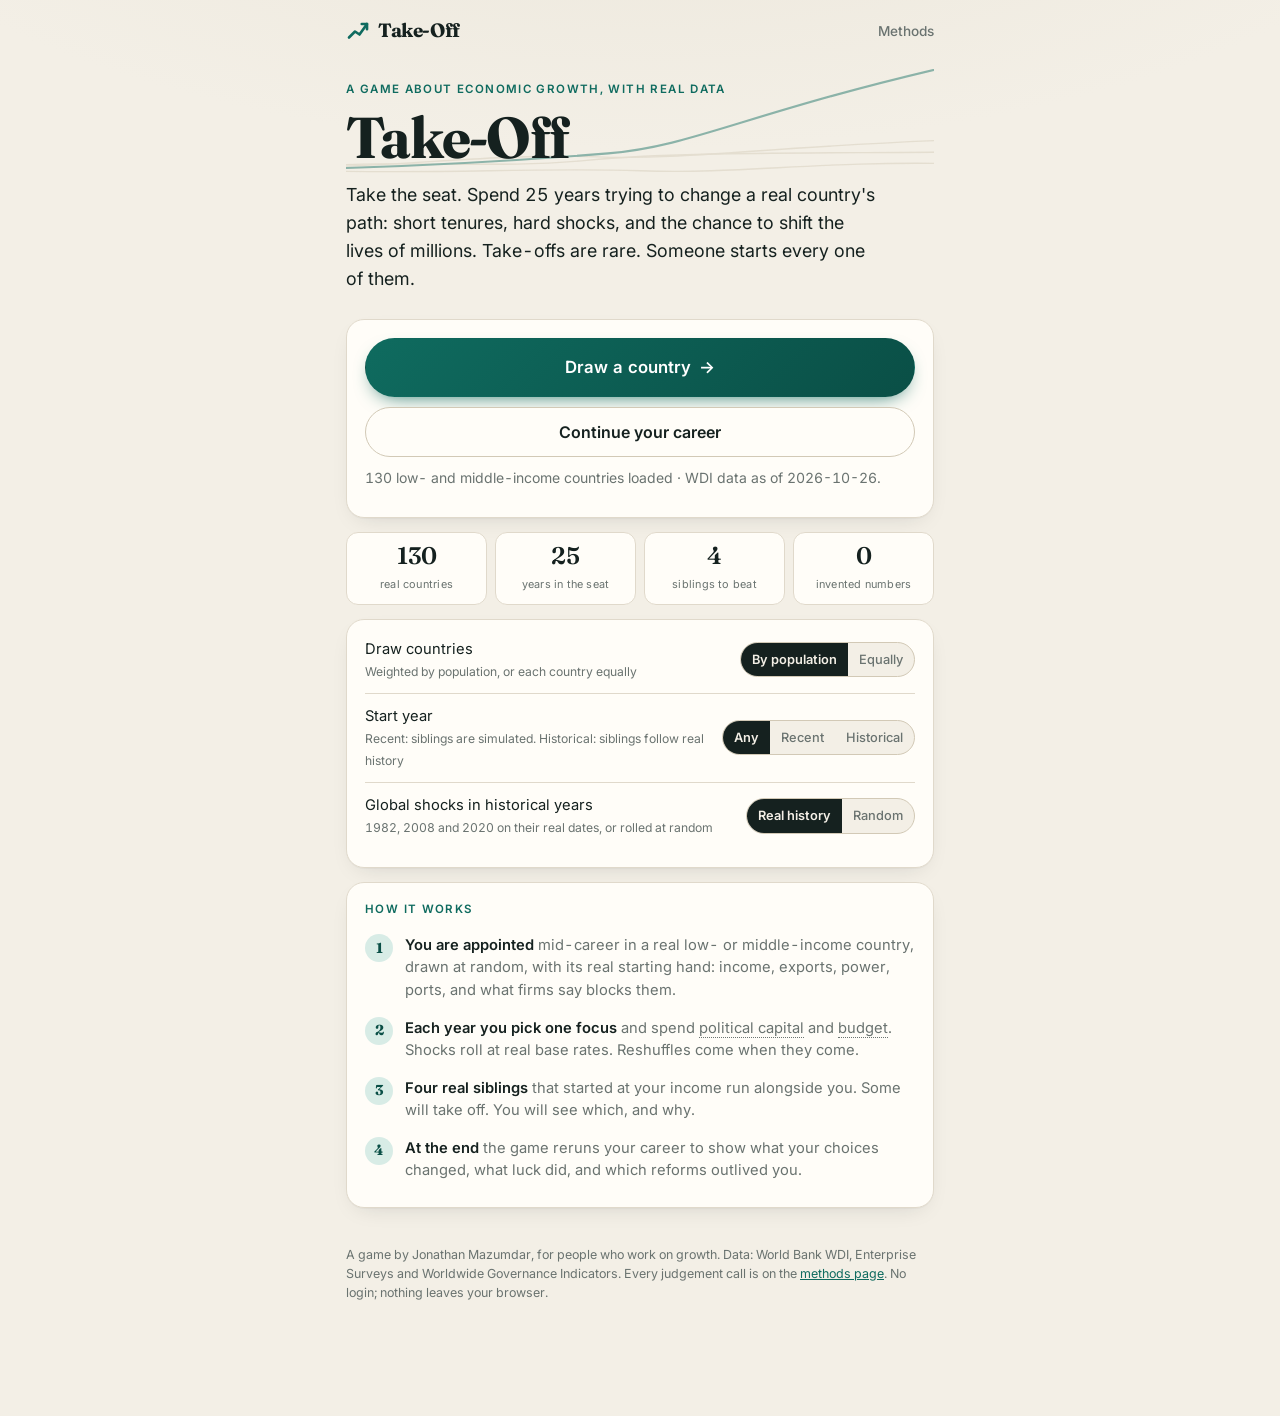
<file: index.html>
<!doctype html>
<html lang="en">
<head>
<meta charset="utf-8">
<meta name="viewport" content="width=device-width, initial-scale=1, viewport-fit=cover">
<title>Take-Off</title>
<meta name="description" content="Take the seat. Spend 25 years trying to change a real country's path, with real data. Take-offs are rare. Someone starts every one of them.">
<link rel="preconnect" href="https://fonts.googleapis.com"><link rel="preconnect" href="https://fonts.gstatic.com" crossorigin><link href="https://fonts.googleapis.com/css2?family=Fraunces:opsz,wght@9..144,400;9..144,600;9..144,700&family=Inter:wght@400;500;600;700&display=swap" rel="stylesheet">
<link rel="stylesheet" href="styles.css">
<link rel="icon" href="data:image/svg+xml,<svg xmlns='http://www.w3.org/2000/svg' viewBox='0 0 32 32'><path d='M4 26 L14 16 L20 20 L28 6' stroke='%230f766e' stroke-width='4' fill='none' stroke-linecap='round'/></svg>">
</head>
<body>
<div class="wrap">
  <header class="top">
    <a class="brand" href="#" id="brand"><svg class="mark" viewBox="0 0 32 32" aria-hidden="true"><path d="M4 26 L12 18 L18 22 L28 8" fill="none" stroke="currentColor" stroke-width="3.5" stroke-linecap="round" stroke-linejoin="round"/><path d="M21 8 H28 V15" fill="none" stroke="currentColor" stroke-width="3.5" stroke-linecap="round" stroke-linejoin="round"/></svg>Take-Off</a>
    <nav><a href="methods.html">Methods</a><button id="nav-restart" hidden>Restart</button></nav>
  </header>

  <section id="home" class="screen active">
    <div class="hero">
      <svg class="hero-art" viewBox="0 0 600 220" preserveAspectRatio="none" aria-hidden="true">
        <path class="sib" d="M0 170 C100 165 180 150 260 155 S420 140 600 130"/>
        <path class="sib" d="M0 175 C120 180 200 170 300 175 S460 160 600 165"/>
        <path class="sib" d="M0 168 C90 160 170 172 250 160 S430 150 600 148"/>
        <path class="you" d="M0 172 C110 168 190 160 270 150 S400 90 600 20"/>
      </svg>
      <p class="eyebrow">A game about economic growth, with real data</p>
      <h1>Take-Off</h1>
      <p class="lede">Take the seat. Spend 25 years trying to change a real country's path: short tenures, hard shocks, and the chance to shift the lives of millions. Take-offs are rare. Someone starts every one of them.</p>
    </div>
    <div class="card cta stack">
      <button class="btn primary block lg" id="btn-draw">Draw a country <span class="arrow">→</span></button>
      <button class="btn block" id="btn-continue" hidden>Continue your career</button>
      <p class="small muted" id="loading">Loading country data…</p>
    </div>
    <div class="facts">
      <div class="fact"><b>130</b><span>real countries</span></div>
      <div class="fact"><b>25</b><span>years in the seat</span></div>
      <div class="fact"><b>4</b><span>siblings to beat</span></div>
      <div class="fact"><b>0</b><span>invented numbers</span></div>
    </div>
    <div class="card settings">
      <label><span>Draw countries<br><span class="tiny muted">Weighted by population, or each country equally</span></span><span class="seg" data-setting="weighting"><button data-v="pop" class="on">By population</button><button data-v="equal">Equally</button></span></label>
      <label><span>Start year<br><span class="tiny muted">Recent: siblings are simulated. Historical: siblings follow real history</span></span><span class="seg" data-setting="era"><button data-v="any" class="on">Any</button><button data-v="recent">Recent</button><button data-v="historical">Historical</button></span></label>
      <label><span>Global shocks in historical years<br><span class="tiny muted">1982, 2008 and 2020 on their real dates, or rolled at random</span></span><span class="seg" data-setting="globalShocks"><button data-v="real" class="on">Real history</button><button data-v="random">Random</button></span></label>
    </div>
    <div class="card">
      <p class="eyebrow">How it works</p>
      <ol class="steps">
        <li><b>You are appointed</b> mid-career in a real low- or middle-income country, drawn at random, with its real starting hand: income, exports, power, ports, and what firms say blocks them.</li>
        <li><b>Each year you pick one focus</b> and spend <span class="term" data-term="political capital">political capital</span> and <span class="term" data-term="budget">budget</span>. Shocks roll at real base rates. Reshuffles come when they come.</li>
        <li><b>Four real siblings</b> that started at your income run alongside you. Some will take off. You will see which, and why.</li>
        <li><b>At the end</b> the game reruns your career to show what your choices changed, what luck did, and which reforms outlived you.</li>
      </ol>
    </div>
    <footer>A game by Jonathan Mazumdar, for people who work on growth. Data: World Bank WDI, Enterprise Surveys and Worldwide Governance Indicators. Every judgement call is on the <a href="methods.html">methods page</a>. No login; nothing leaves your browser.</footer>
  </section>

  <section id="draw" class="screen"></section>
  <section id="play" class="screen"></section>
  <section id="end" class="screen"></section>
</div>

<div class="modal" id="modal"><div class="box"><div class="handle"></div><div id="modal-box"></div></div></div>
<div id="tip"></div>
<div class="toast" id="toast"></div>
<script type="module" src="src/app.js"></script>
</body>
</html>
</file>
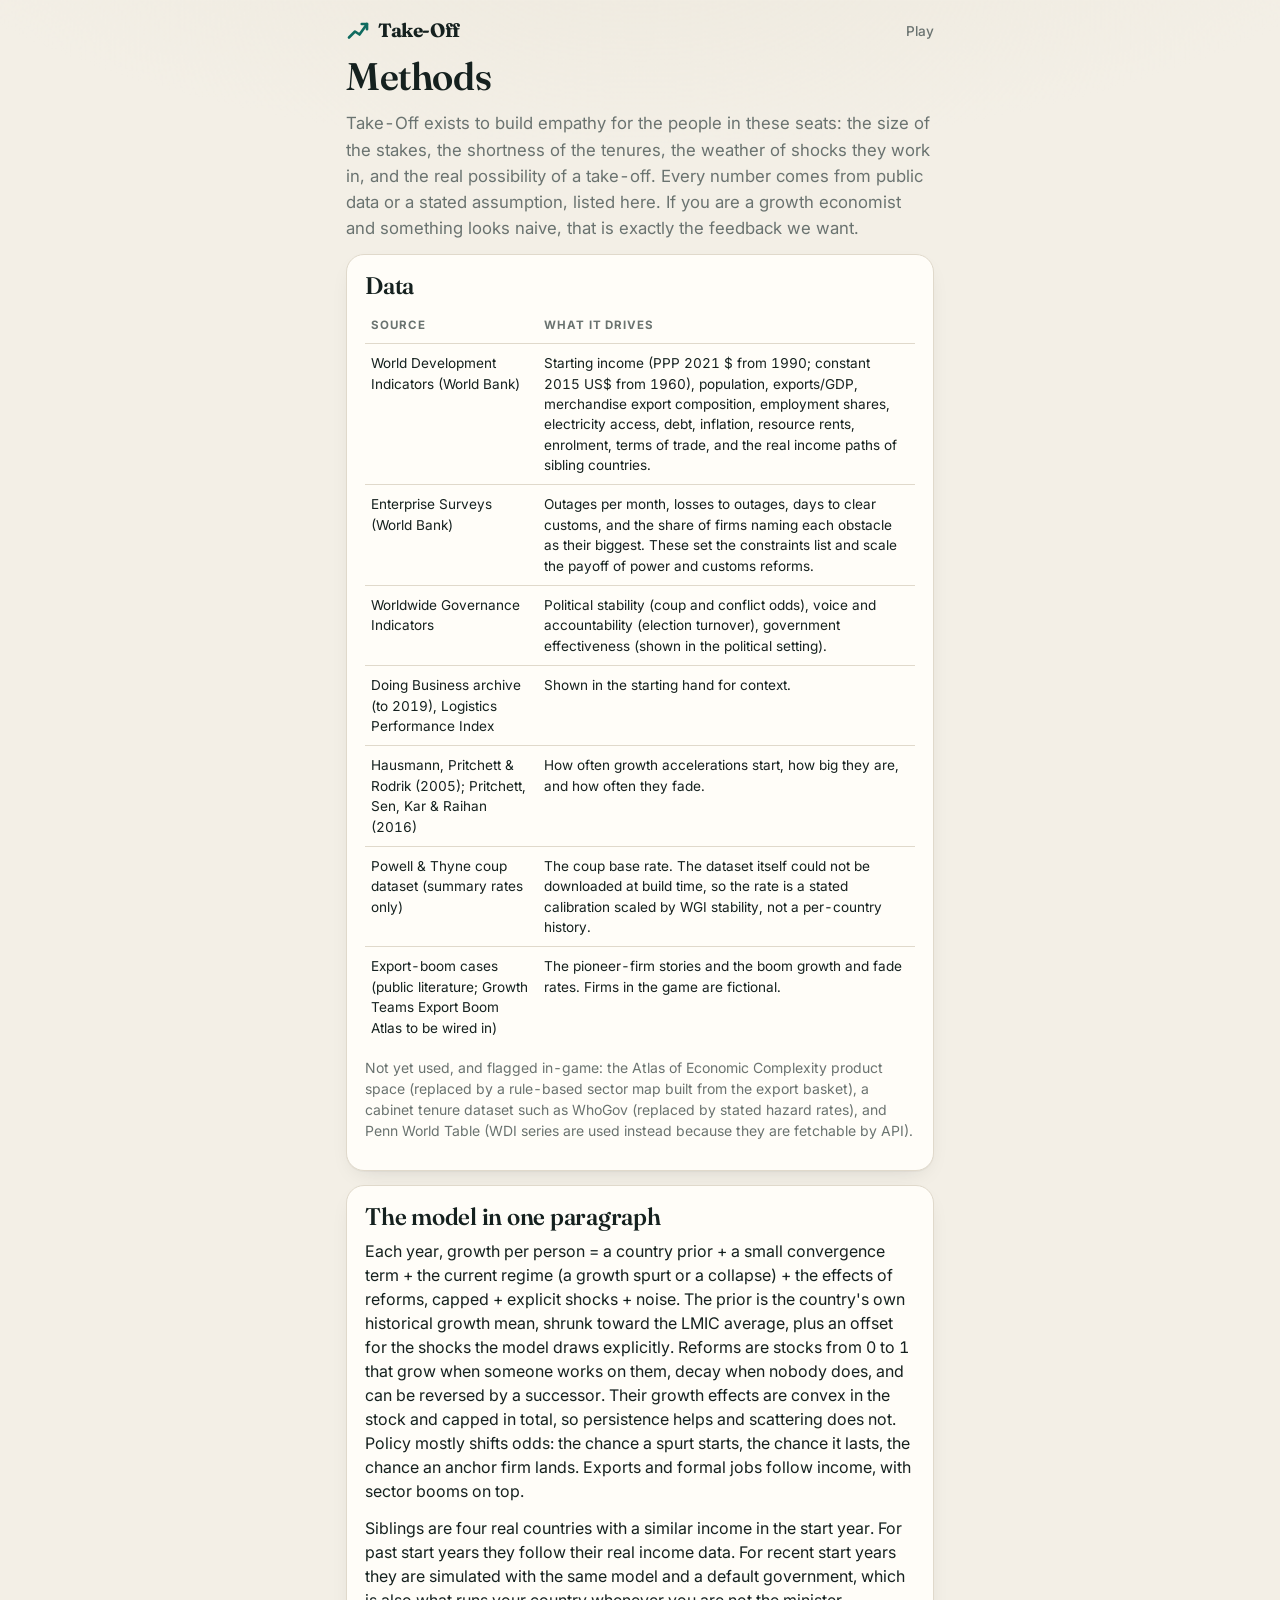
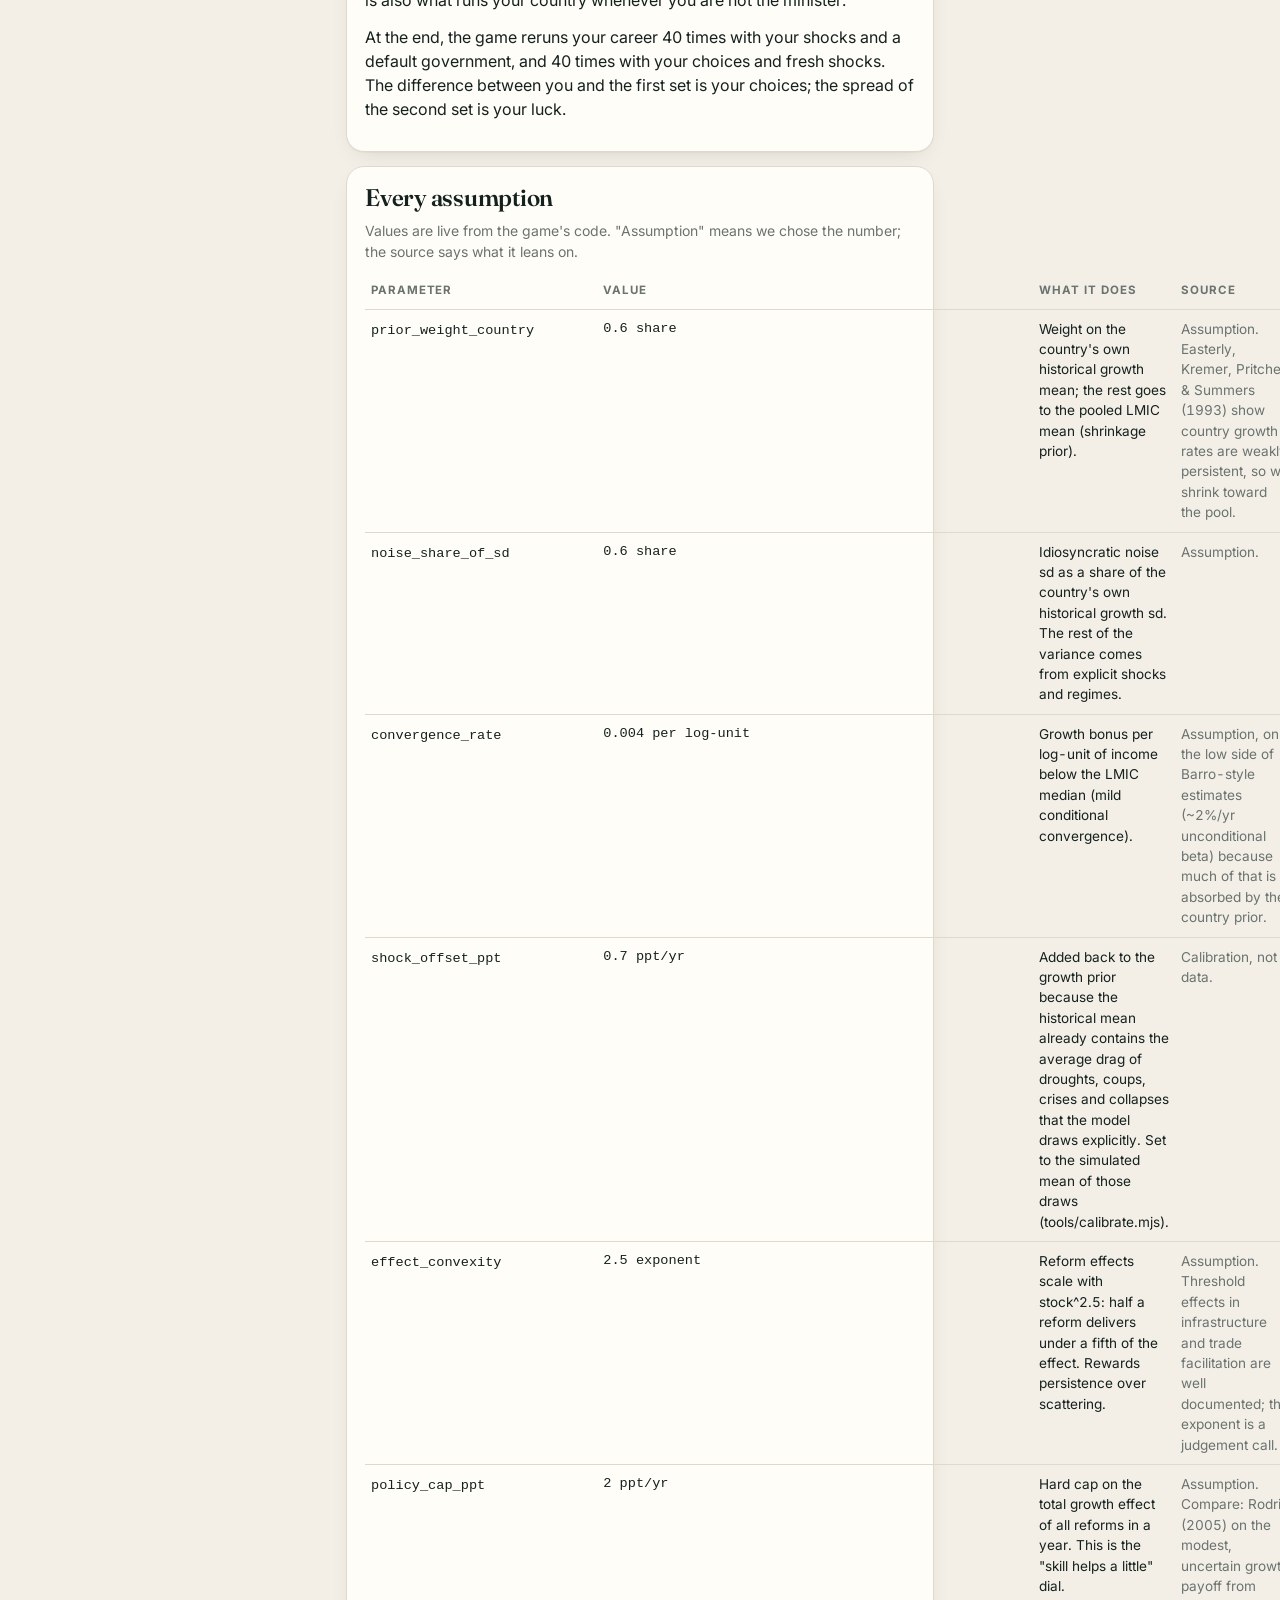
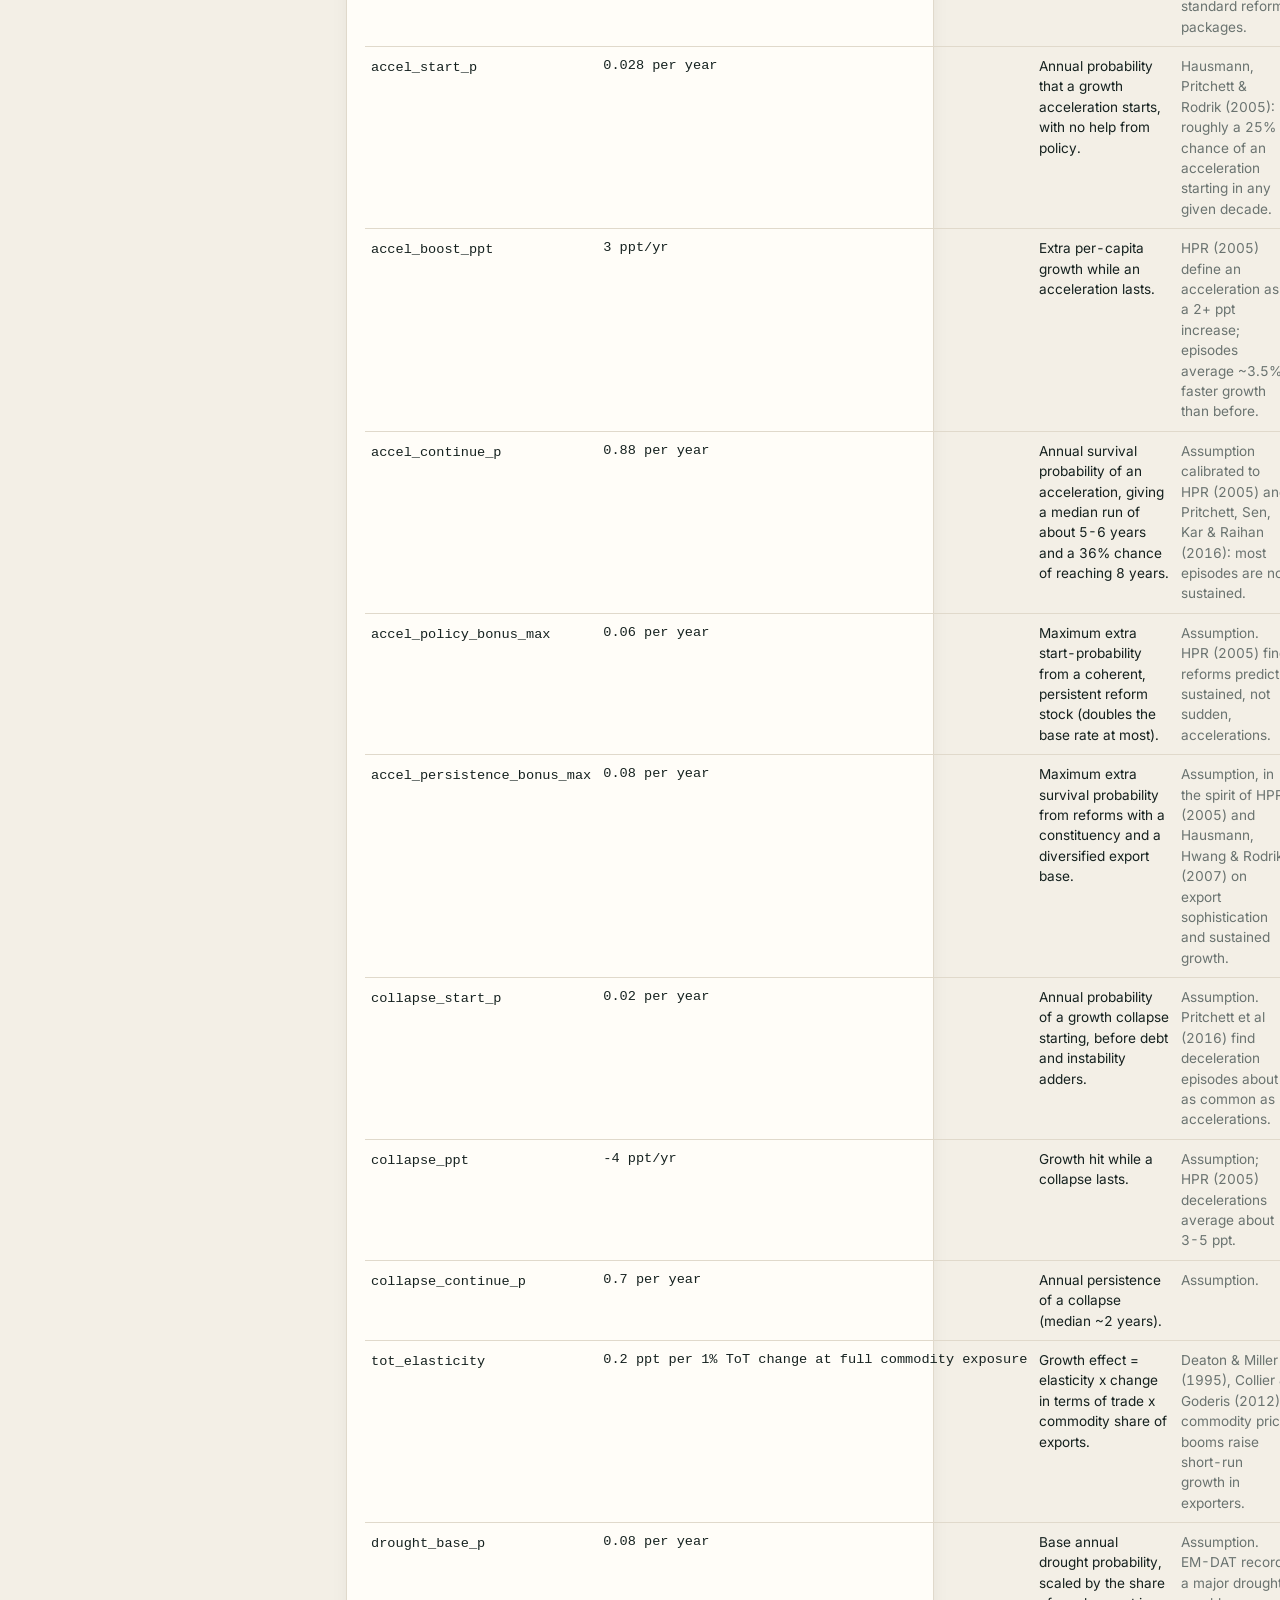
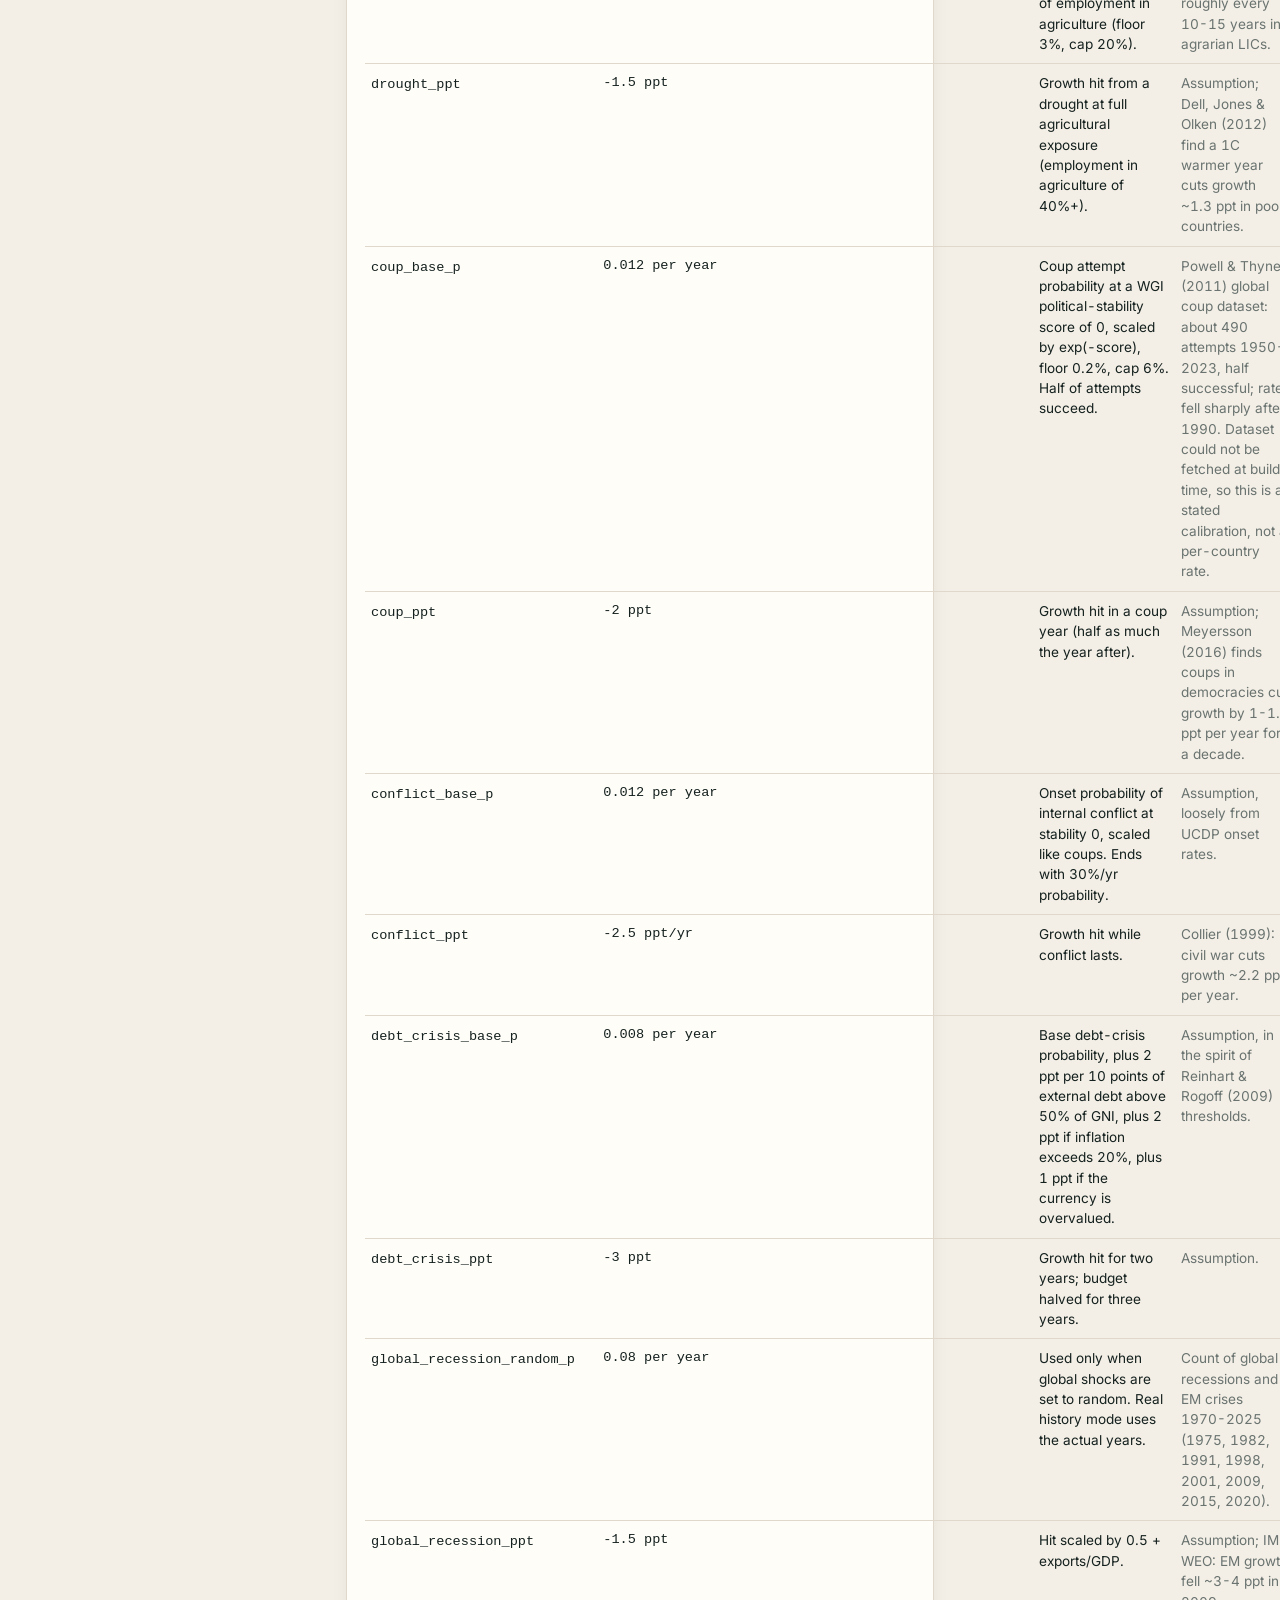
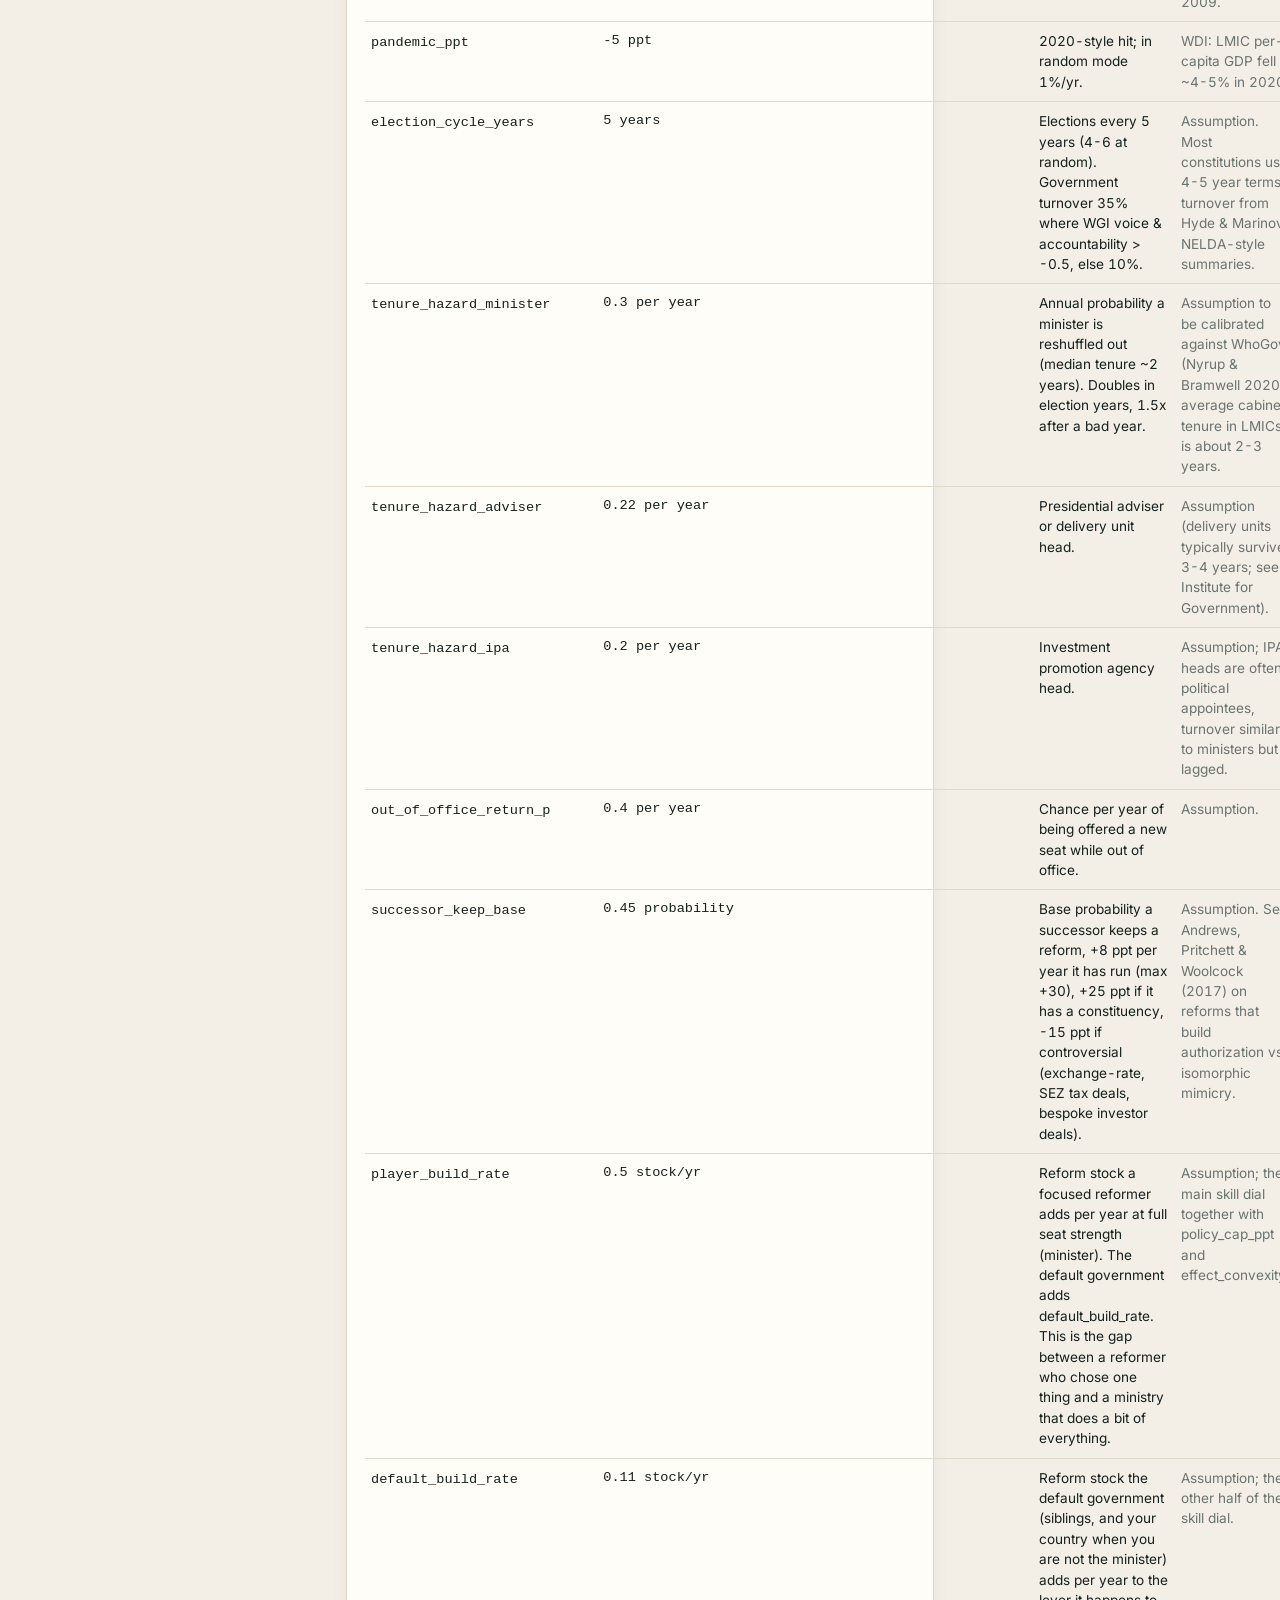
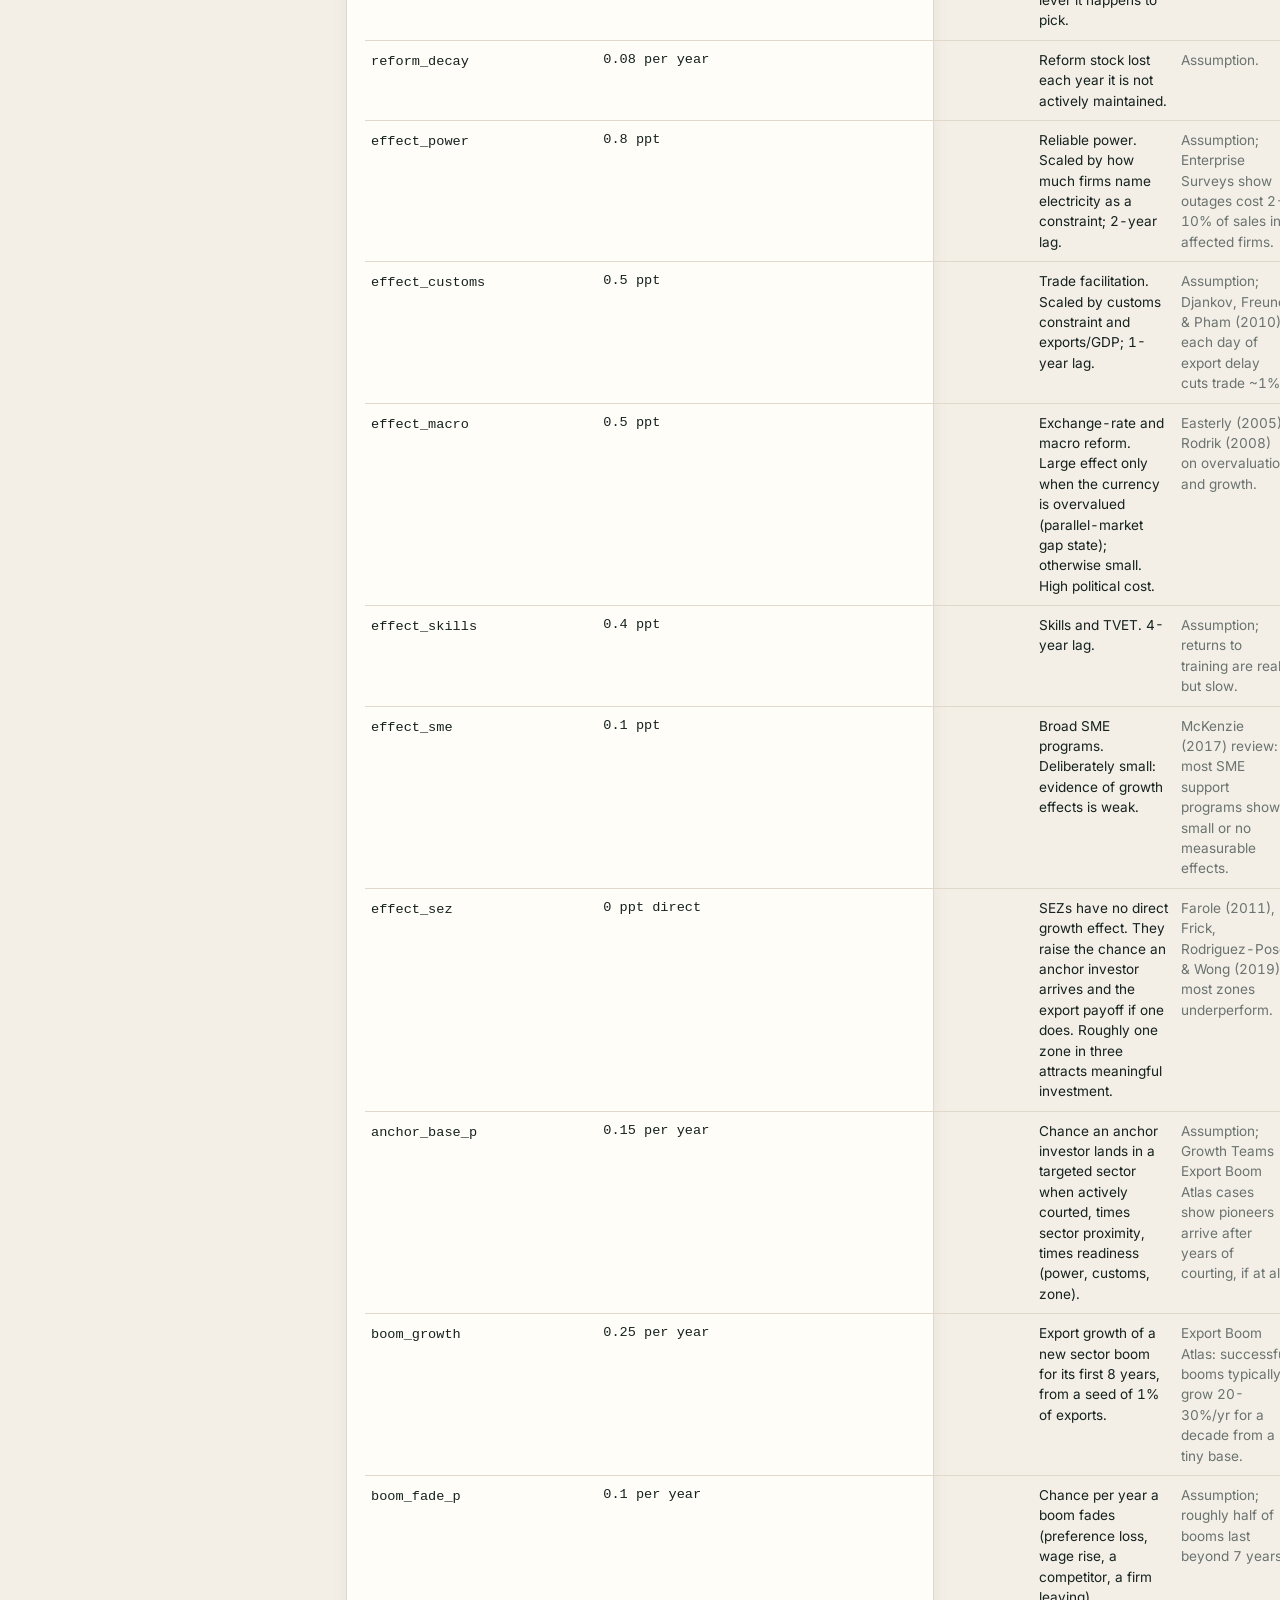
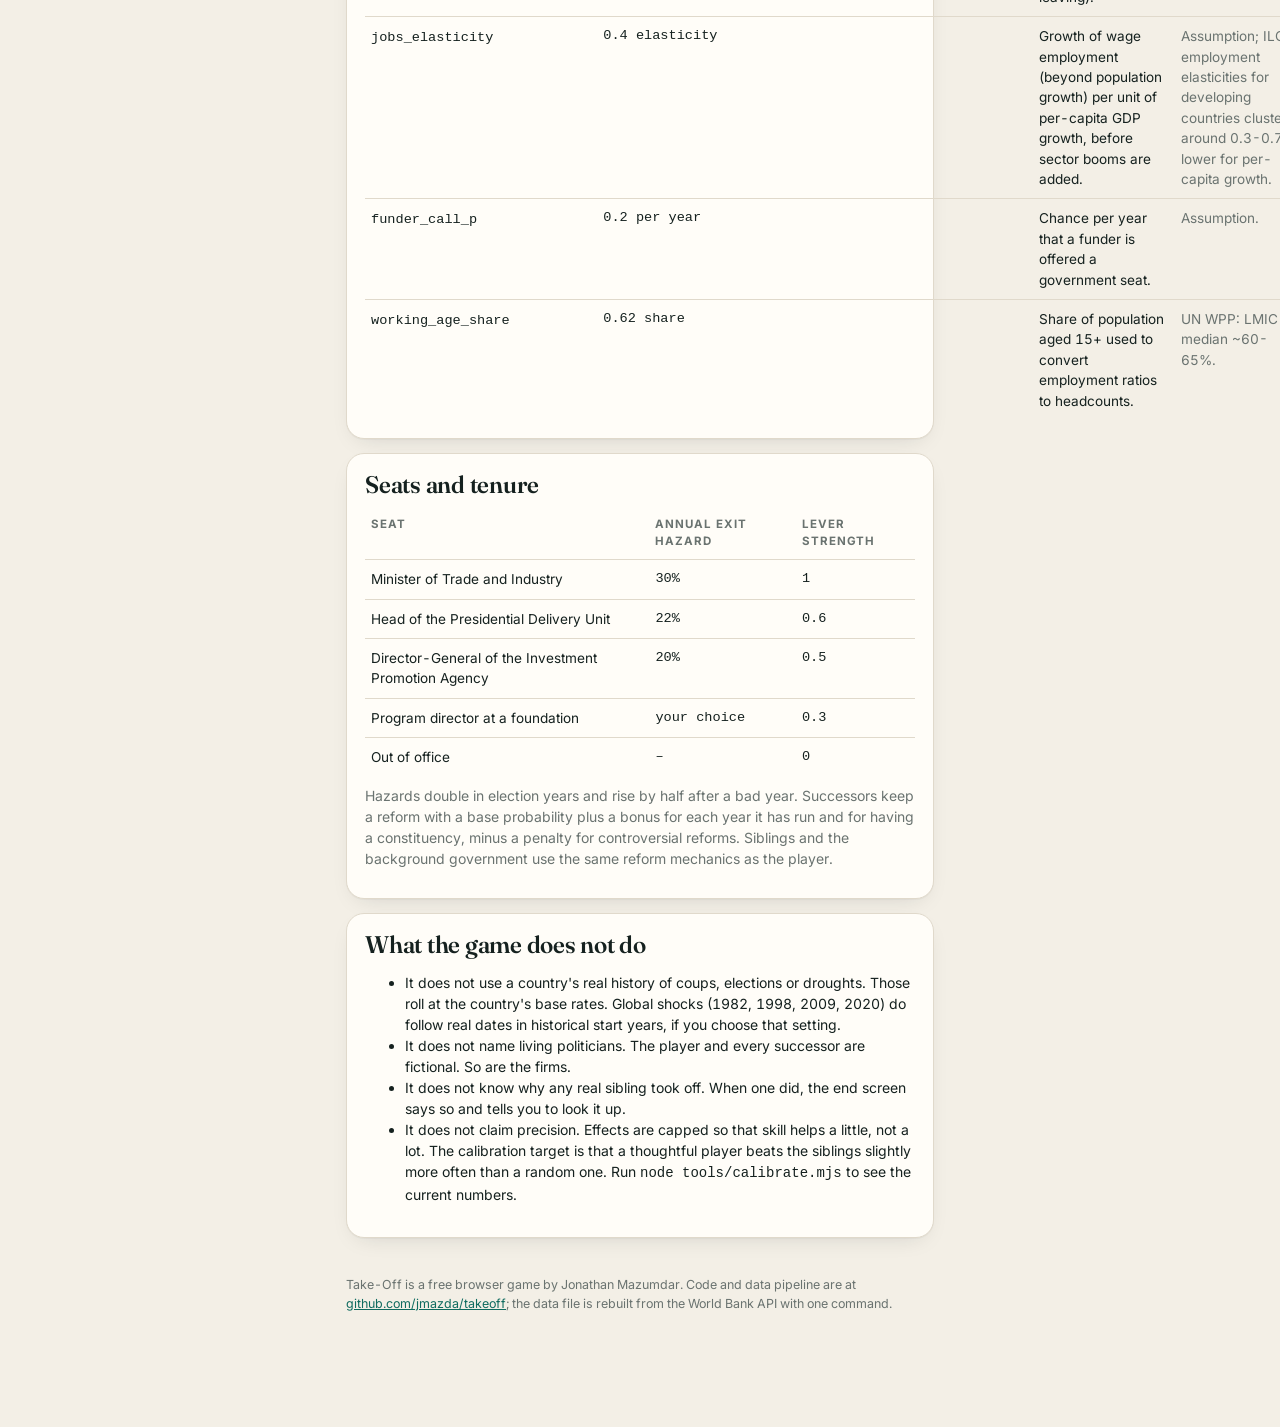
<file: methods.html>
<!doctype html>
<html lang="en">
<head>
<meta charset="utf-8"><meta name="viewport" content="width=device-width, initial-scale=1">
<title>Take-Off · Methods</title>
<link rel="preconnect" href="https://fonts.googleapis.com"><link rel="preconnect" href="https://fonts.gstatic.com" crossorigin><link href="https://fonts.googleapis.com/css2?family=Fraunces:opsz,wght@9..144,400;9..144,600;9..144,700&family=Inter:wght@400;500;600;700&display=swap" rel="stylesheet">
<link rel="stylesheet" href="styles.css">
</head>
<body>
<div class="wrap methods">
  <header class="top"><a class="brand" href="index.html"><svg class="mark" viewBox="0 0 32 32" aria-hidden="true"><path d="M4 26 L12 18 L18 22 L28 8" fill="none" stroke="currentColor" stroke-width="3.5" stroke-linecap="round" stroke-linejoin="round"/><path d="M21 8 H28 V15" fill="none" stroke="currentColor" stroke-width="3.5" stroke-linecap="round" stroke-linejoin="round"/></svg>Take-Off</a><nav><a href="index.html">Play</a></nav></header>
  <h1>Methods</h1>
  <p class="lede muted">Take-Off exists to build empathy for the people in these seats: the size of the stakes, the shortness of the tenures, the weather of shocks they work in, and the real possibility of a take-off. Every number comes from public data or a stated assumption, listed here. If you are a growth economist and something looks naive, that is exactly the feedback we want.</p>

  <div class="card">
    <h2>Data</h2>
    <table class="assump">
      <tr><th>Source</th><th>What it drives</th></tr>
      <tr><td>World Development Indicators (World Bank)</td><td>Starting income (PPP 2021 $ from 1990; constant 2015 US$ from 1960), population, exports/GDP, merchandise export composition, employment shares, electricity access, debt, inflation, resource rents, enrolment, terms of trade, and the real income paths of sibling countries.</td></tr>
      <tr><td>Enterprise Surveys (World Bank)</td><td>Outages per month, losses to outages, days to clear customs, and the share of firms naming each obstacle as their biggest. These set the constraints list and scale the payoff of power and customs reforms.</td></tr>
      <tr><td>Worldwide Governance Indicators</td><td>Political stability (coup and conflict odds), voice and accountability (election turnover), government effectiveness (shown in the political setting).</td></tr>
      <tr><td>Doing Business archive (to 2019), Logistics Performance Index</td><td>Shown in the starting hand for context.</td></tr>
      <tr><td>Hausmann, Pritchett &amp; Rodrik (2005); Pritchett, Sen, Kar &amp; Raihan (2016)</td><td>How often growth accelerations start, how big they are, and how often they fade.</td></tr>
      <tr><td>Powell &amp; Thyne coup dataset (summary rates only)</td><td>The coup base rate. The dataset itself could not be downloaded at build time, so the rate is a stated calibration scaled by WGI stability, not a per-country history.</td></tr>
      <tr><td>Export-boom cases (public literature; Growth Teams Export Boom Atlas to be wired in)</td><td>The pioneer-firm stories and the boom growth and fade rates. Firms in the game are fictional.</td></tr>
    </table>
    <p class="small muted" style="margin-top:10px">Not yet used, and flagged in-game: the Atlas of Economic Complexity product space (replaced by a rule-based sector map built from the export basket), a cabinet tenure dataset such as WhoGov (replaced by stated hazard rates), and Penn World Table (WDI series are used instead because they are fetchable by API).</p>
  </div>

  <div class="card">
    <h2>The model in one paragraph</h2>
    <p>Each year, growth per person = a country prior + a small convergence term + the current regime (a growth spurt or a collapse) + the effects of reforms, capped + explicit shocks + noise. The prior is the country's own historical growth mean, shrunk toward the LMIC average, plus an offset for the shocks the model draws explicitly. Reforms are stocks from 0 to 1 that grow when someone works on them, decay when nobody does, and can be reversed by a successor. Their growth effects are convex in the stock and capped in total, so persistence helps and scattering does not. Policy mostly shifts odds: the chance a spurt starts, the chance it lasts, the chance an anchor firm lands. Exports and formal jobs follow income, with sector booms on top.</p>
    <p>Siblings are four real countries with a similar income in the start year. For past start years they follow their real income data. For recent start years they are simulated with the same model and a default government, which is also what runs your country whenever you are not the minister.</p>
    <p>At the end, the game reruns your career 40 times with your shocks and a default government, and 40 times with your choices and fresh shocks. The difference between you and the first set is your choices; the spread of the second set is your luck.</p>
  </div>

  <div class="card">
    <h2>Every assumption</h2>
    <p class="small muted">Values are live from the game's code. "Assumption" means we chose the number; the source says what it leans on.</p>
    <table class="assump" id="assumptions"><tr><th>Parameter</th><th>Value</th><th>What it does</th><th>Source</th></tr></table>
  </div>

  <div class="card">
    <h2>Seats and tenure</h2>
    <table class="assump" id="seats"><tr><th>Seat</th><th>Annual exit hazard</th><th>Lever strength</th></tr></table>
    <p class="small muted" style="margin-top:8px">Hazards double in election years and rise by half after a bad year. Successors keep a reform with a base probability plus a bonus for each year it has run and for having a constituency, minus a penalty for controversial reforms. Siblings and the background government use the same reform mechanics as the player.</p>
  </div>

  <div class="card">
    <h2>What the game does not do</h2>
    <ul class="small">
      <li>It does not use a country's real history of coups, elections or droughts. Those roll at the country's base rates. Global shocks (1982, 1998, 2009, 2020) do follow real dates in historical start years, if you choose that setting.</li>
      <li>It does not name living politicians. The player and every successor are fictional. So are the firms.</li>
      <li>It does not know why any real sibling took off. When one did, the end screen says so and tells you to look it up.</li>
      <li>It does not claim precision. Effects are capped so that skill helps a little, not a lot. The calibration target is that a thoughtful player beats the siblings slightly more often than a random one. Run <code>node tools/calibrate.mjs</code> to see the current numbers.</li>
    </ul>
  </div>
  <footer>Take-Off is a free browser game by Jonathan Mazumdar. Code and data pipeline are at <a href="https://github.com/jmazda/takeoff">github.com/jmazda/takeoff</a>; the data file is rebuilt from the World Bank API with one command.</footer>
</div>
<script type="module">
  import { A } from './src/assumptions.js';
  import { SEATS } from './src/model.js';
  const t = document.getElementById('assumptions');
  for (const [k, v] of Object.entries(A)) {
    const tr = document.createElement('tr');
    tr.innerHTML = `<td><code>${k}</code></td><td class="v">${v.value} ${v.unit || ''}</td><td>${v.note}</td><td class="muted">${v.source}</td>`;
    t.appendChild(tr);
  }
  const s = document.getElementById('seats');
  for (const [k, v] of Object.entries(SEATS)) { const tr = document.createElement('tr'); tr.innerHTML = `<td>${v.long}</td><td class="v">${v.hazard ? Math.round(v.hazard * 100) + '%' : k === 'funder' ? 'your choice' : '–'}</td><td class="v">${v.mult}</td>`; s.appendChild(tr); }
</script>
</body>
</html>
</file>
<file: styles.css>
:root {
  --bg: #f3efe6; --bg2: #ebe6da; --card: #fffdf8; --ink: #15211f; --muted: #6a7370; --line: #e0d9cb; --line2: #d2c9b6;
  --accent: #0f6b5f; --accent2: #0a4f46; --accent-soft: #d8ece6; --accent-ink: #0a4f46;
  --warm: #c2651a; --warm-soft: #f7e3cf; --bad: #b8402f; --bad-soft: #f6dcd6; --gold: #d8a63a;
  --sib: #a9b0ab; --you: #0f6b5f; --real: #c2651a;
  --radius: 18px; --radius-s: 12px;
  --shadow: 0 1px 1px rgba(21,33,31,.03), 0 8px 24px -12px rgba(21,33,31,.18);
  --serif: "Fraunces", "Iowan Old Style", Georgia, serif;
  --font: "Inter", -apple-system, BlinkMacSystemFont, "Segoe UI", Roboto, Helvetica, Arial, sans-serif;
  --mono: ui-monospace, SFMono-Regular, Menlo, monospace;
}
@media (prefers-color-scheme: dark) {
  :root:not([data-theme="light"]) {
    --bg: #111817; --bg2: #0c1211; --card: #1a2321; --ink: #ece8dd; --muted: #98a39f; --line: #27332f; --line2: #334440;
    --accent: #4cc2b1; --accent2: #7ddccd; --accent-soft: #163b36; --accent-ink: #9fe7da;
    --warm: #eda05a; --warm-soft: #3d2914; --bad: #ef7a67; --bad-soft: #43201b; --gold: #e6bd5c;
    --sib: #5f6b67; --you: #4cc2b1; --real: #eda05a; --shadow: 0 1px 1px rgba(0,0,0,.3), 0 10px 30px -14px rgba(0,0,0,.6);
  }
}
:root[data-theme="dark"] {
  --bg: #111817; --bg2: #0c1211; --card: #1a2321; --ink: #ece8dd; --muted: #98a39f; --line: #27332f; --line2: #334440;
  --accent: #4cc2b1; --accent2: #7ddccd; --accent-soft: #163b36; --accent-ink: #9fe7da;
  --warm: #eda05a; --warm-soft: #3d2914; --bad: #ef7a67; --bad-soft: #43201b; --gold: #e6bd5c;
  --sib: #5f6b67; --you: #4cc2b1; --real: #eda05a; --shadow: 0 1px 1px rgba(0,0,0,.3), 0 10px 30px -14px rgba(0,0,0,.6);
}
* { box-sizing: border-box; }
html { -webkit-text-size-adjust: 100%; scroll-behavior: smooth; }
body { margin: 0; background: var(--bg); background-image: radial-gradient(1200px 500px at 50% -200px, var(--bg2), transparent 70%); color: var(--ink); font-family: var(--font); font-size: 16px; line-height: 1.5; font-variant-numeric: tabular-nums; -webkit-font-smoothing: antialiased; }
a { color: var(--accent); }
button { font: inherit; color: inherit; }
h1, h2, h3 { margin: 0 0 .35em; line-height: 1.1; font-weight: 600; letter-spacing: -0.01em; }
h1, h2 { font-family: var(--serif); font-variation-settings: "opsz" 72; }
h1 { font-size: 2.4rem; } h2 { font-size: 1.5rem; } h3 { font-size: 1.02rem; font-weight: 650; }
p { margin: 0 0 .8em; }
.wrap { max-width: 620px; margin: 0 auto; padding: 0 16px 90px; }
header.top { display: flex; align-items: center; justify-content: space-between; padding: 16px 0 10px; }
header.top .brand { display: inline-flex; align-items: center; gap: 8px; font-family: var(--serif); font-weight: 700; letter-spacing: -.02em; text-decoration: none; color: var(--ink); font-size: 1.2rem; }
header.top .mark { width: 24px; height: 24px; color: var(--accent); }
header.top nav a, header.top nav button { font-size: .85rem; font-weight: 500; color: var(--muted); margin-left: 16px; background: none; border: 0; cursor: pointer; text-decoration: none; padding: 0; }
header.top nav a:hover, header.top nav button:hover { color: var(--ink); }
.screen { display: none; } .screen.active { display: block; animation: fade .35s ease forwards; }
@media (prefers-reduced-motion: reduce) { .screen.active, .modal .box, .hero-art .you { animation: none; } }
@keyframes fade { from { opacity: 0; transform: translateY(6px); } to { opacity: 1; transform: none; } }
.card { background: var(--card); border: 1px solid var(--line); border-radius: var(--radius); padding: 18px; margin: 0 0 14px; box-shadow: var(--shadow); }
.card h3 { display: flex; justify-content: space-between; align-items: baseline; gap: 10px; }
.card h3 small, .src { color: var(--muted); font-size: .72rem; font-weight: 500; letter-spacing: .02em; text-align: right; }
.eyebrow { font-size: .72rem; font-weight: 600; letter-spacing: .12em; text-transform: uppercase; color: var(--accent); margin: 0 0 8px; }
.muted { color: var(--muted); } .small { font-size: .875rem; } .tiny { font-size: .76rem; }
.btn { display: inline-flex; align-items: center; justify-content: center; gap: 8px; padding: 12px 18px; border-radius: 999px; border: 1px solid var(--line2); background: var(--card); cursor: pointer; font-weight: 600; transition: transform .08s ease, box-shadow .15s, background .15s; }
.btn:hover { box-shadow: var(--shadow); }
.btn:active { transform: translateY(1px); }
.btn.primary { background: linear-gradient(135deg, var(--accent), var(--accent2)); color: #fff; border-color: transparent; box-shadow: 0 8px 20px -10px var(--accent); }
.btn.primary:hover { filter: brightness(1.05); }
.btn.lg { padding: 16px 22px; font-size: 1.05rem; }
.btn .arrow { transition: transform .15s; } .btn:hover .arrow { transform: translateX(3px); }
.btn.block { width: 100%; }
.btn[disabled] { opacity: .45; cursor: not-allowed; box-shadow: none; }
.btn.ghost { background: transparent; }
.row { display: flex; gap: 10px; align-items: center; flex-wrap: wrap; }
.spread { justify-content: space-between; }
.stack > * + * { margin-top: 10px; }
.pill { display: inline-flex; align-items: center; gap: 4px; padding: 3px 10px; border-radius: 999px; font-size: .74rem; background: var(--accent-soft); color: var(--accent-ink); font-weight: 600; }
.pill.warm { background: var(--warm-soft); color: var(--warm); } .pill.bad { background: var(--bad-soft); color: var(--bad); } .pill.grey { background: var(--line); color: var(--muted); }
.term { border-bottom: 1px dotted var(--muted); cursor: help; text-decoration: none; }
#tip { position: fixed; z-index: 50; max-width: 300px; background: var(--ink); color: var(--bg); padding: 10px 12px; border-radius: 12px; font-size: .85rem; line-height: 1.4; display: none; box-shadow: 0 10px 30px rgba(0,0,0,.3); }
/* ---------- Home ---------- */
.hero { position: relative; padding: 26px 0 12px; overflow: hidden; }
.hero-art { position: absolute; right: -30px; top: -6px; width: 110%; height: 58%; opacity: .45; pointer-events: none; }
.hero-art path { fill: none; stroke-width: 2; stroke-linecap: round; }
.hero-art .sib { stroke: var(--line2); } .hero-art .you { stroke: var(--accent); stroke-width: 3; stroke-dasharray: 900; stroke-dashoffset: 900; animation: draw 2.2s .3s ease-out forwards; }
@keyframes draw { to { stroke-dashoffset: 0; } }
.hero h1 { font-size: 3.6rem; font-weight: 700; letter-spacing: -.03em; margin: 0 0 12px; position: relative; }
.hero .lede { font-size: 1.12rem; line-height: 1.55; color: var(--ink); max-width: 30em; position: relative; font-weight: 400; }
.hero .eyebrow { position: relative; }
.facts { display: grid; grid-template-columns: repeat(4, 1fr); gap: 8px; margin: 0 0 14px; }
.fact { background: var(--card); border: 1px solid var(--line); border-radius: var(--radius-s); padding: 10px 8px; text-align: center; }
.fact b { display: block; font-family: var(--serif); font-size: 1.5rem; font-weight: 600; line-height: 1.1; }
.fact span { font-size: .68rem; color: var(--muted); letter-spacing: .02em; }
.steps { margin: 0; padding-left: 0; list-style: none; counter-reset: s; }
.steps li { position: relative; padding: 8px 0 8px 40px; font-size: .92rem; color: var(--muted); counter-increment: s; }
.steps li b { color: var(--ink); font-weight: 600; }
.steps li::before { content: counter(s); position: absolute; left: 0; top: 8px; width: 28px; height: 28px; border-radius: 50%; background: var(--accent-soft); color: var(--accent-ink); font-family: var(--serif); font-weight: 700; display: grid; place-items: center; font-size: .9rem; }
.settings label { display: flex; justify-content: space-between; align-items: center; padding: 11px 0; border-top: 1px solid var(--line); gap: 12px; font-size: .92rem; }
.settings label:first-child { border-top: 0; padding-top: 0; }
.seg { display: inline-flex; border: 1px solid var(--line2); border-radius: 999px; overflow: hidden; background: var(--bg); flex-shrink: 0; }
.seg button { background: transparent; border: 0; padding: 7px 11px; cursor: pointer; font-size: .8rem; color: var(--muted); font-weight: 500; }
.seg button.on { background: var(--ink); color: var(--bg); font-weight: 600; }
/* ---------- Country card ---------- */
.countrycard { position: relative; overflow: hidden; background: linear-gradient(140deg, #0f6b5f 0%, #0a4f46 55%, #143a3a 100%); color: #fff; border-radius: var(--radius); padding: 24px 22px; margin-bottom: 14px; box-shadow: 0 20px 40px -24px #0a4f46; }
.countrycard::before { content: ""; position: absolute; inset: 0; background: url("data:image/svg+xml,%3Csvg xmlns='http://www.w3.org/2000/svg' width='400' height='260' viewBox='0 0 400 260'%3E%3Cg fill='none' stroke='%23ffffff' stroke-opacity='.10' stroke-width='1.2'%3E%3Cpath d='M-20 200c60-40 120-20 180-60s120-80 260-60'/%3E%3Cpath d='M-20 230c70-50 130-30 190-70s130-90 250-70'/%3E%3Cpath d='M-20 170c60-30 110-10 170-50s110-70 270-50'/%3E%3Cpath d='M-20 140c50-20 100 0 160-40s100-60 280-40'/%3E%3Cpath d='M-20 110c40-10 90 10 150-30s90-50 290-30'/%3E%3Cpath d='M-20 80c40 0 80 20 140-20s80-40 300-20'/%3E%3C/g%3E%3C/svg%3E") right bottom / 120% no-repeat; pointer-events: none; }
.countrycard > * { position: relative; }
.countrycard h1 { color: #fff; margin: 4px 0 8px; font-size: 2.6rem; font-weight: 700; letter-spacing: -.02em; }
.countrycard .sub { opacity: .9; font-size: .98rem; line-height: 1.45; }
.countrycard .eyebrow { color: rgba(255,255,255,.75); }
/* ---------- Starting hand ---------- */
.hand .kv { display: grid; grid-template-columns: 1fr auto; gap: 6px 12px; font-size: .95rem; }
.hand .kv b { font-weight: 600; font-variant-numeric: tabular-nums; }
.bar { height: 8px; background: var(--line); border-radius: 4px; overflow: hidden; }
.bar > i { display: block; height: 100%; background: linear-gradient(90deg, var(--accent2), var(--accent)); border-radius: 4px; transition: width .5s ease; }
.bar.warm > i { background: linear-gradient(90deg, var(--warm), var(--gold)); }
.barrow { display: grid; grid-template-columns: 1fr 72px; gap: 6px 12px; align-items: center; font-size: .9rem; margin: 7px 0; }
.barrow .lbl { display: flex; justify-content: space-between; gap: 8px; }
.chips { display: flex; flex-wrap: wrap; gap: 6px; }
.chip { padding: 7px 12px; border-radius: 999px; border: 1px solid var(--line2); background: var(--card); font-size: .85rem; cursor: pointer; transition: all .12s; }
.chip:hover { border-color: var(--accent); }
.chip.on { background: var(--ink); color: var(--bg); border-color: var(--ink); }
.chip.on .muted { color: inherit; opacity: .7; }
/* ---------- Play ---------- */
.topbar { position: sticky; top: 0; z-index: 10; background: color-mix(in srgb, var(--bg) 88%, transparent); backdrop-filter: blur(10px); -webkit-backdrop-filter: blur(10px); padding: 10px 0 10px; border-bottom: 1px solid var(--line); margin-bottom: 14px; }
.topbar .yr { font-family: var(--serif); font-size: 1.55rem; font-weight: 700; letter-spacing: -.01em; line-height: 1; }
.topbar .yr .muted { font-family: var(--font); font-weight: 500; font-size: .78rem; letter-spacing: 0; }
.topbar .seat { font-size: .82rem; color: var(--muted); margin-top: 3px; }
.track { display: grid; grid-template-columns: repeat(25, 1fr); gap: 2px; margin: 10px 0 8px; }
.track i { height: 4px; border-radius: 2px; background: var(--line2); }
.track i.on { background: var(--accent); } .track i.now { background: var(--ink); }
.meters { display: flex; gap: 14px; flex-wrap: wrap; }
.meter { display: flex; flex-direction: column; gap: 3px; font-size: .72rem; color: var(--muted); font-weight: 500; }
.pips { display: inline-flex; gap: 2px; align-items: center; }
.pips i { width: 10px; height: 10px; border-radius: 3px; background: var(--line2); display: inline-block; }
.pips i.on { background: var(--accent); } .pips.budget i.on { background: var(--warm); }
.chartcard { padding: 14px 12px 10px; }
canvas.chart { width: 100%; height: 190px; display: block; }
canvas.chart.big { height: 280px; }
.legend { display: flex; gap: 12px; flex-wrap: wrap; font-size: .78rem; color: var(--muted); align-items: center; padding: 6px 4px 0; }
.legend i { display: inline-block; width: 14px; height: 3px; vertical-align: middle; margin-right: 5px; border-radius: 2px; }
.stats { display: grid; grid-template-columns: repeat(3, 1fr); gap: 8px; margin-bottom: 14px; }
.stat { background: var(--card); border: 1px solid var(--line); border-radius: var(--radius-s); padding: 12px 10px; box-shadow: var(--shadow); }
.stat .v { font-family: var(--serif); font-size: 1.45rem; font-weight: 600; letter-spacing: -.01em; line-height: 1.1; } .stat .k { font-size: .7rem; color: var(--muted); margin-top: 4px; line-height: 1.3; }
.menu { display: grid; gap: 8px; }
.opt { position: relative; text-align: left; border: 1px solid var(--line); border-radius: var(--radius-s); background: var(--card); padding: 12px 12px 12px 52px; cursor: pointer; display: grid; grid-template-columns: 1fr auto; gap: 3px 10px; transition: border-color .12s, box-shadow .12s, transform .08s; }
.opt:hover { border-color: var(--line2); box-shadow: var(--shadow); }
.opt.on { border-color: var(--accent); box-shadow: 0 0 0 3px var(--accent-soft); background: color-mix(in srgb, var(--accent-soft) 35%, var(--card)); }
.opt[disabled] { opacity: .5; cursor: not-allowed; box-shadow: none; }
.opt .ico { position: absolute; left: 12px; top: 12px; width: 30px; height: 30px; border-radius: 9px; background: var(--accent-soft); color: var(--accent-ink); display: grid; place-items: center; }
.opt.on .ico { background: var(--accent); color: #fff; }
.opt .ico svg { width: 18px; height: 18px; }
.opt .t { font-weight: 650; } .opt .b { font-size: .84rem; color: var(--muted); grid-column: 1 / -1; line-height: 1.4; }
.opt .why { font-size: .76rem; color: var(--accent-ink); grid-column: 1 / -1; font-weight: 500; }
.opt .cost { font-size: .7rem; color: var(--muted); white-space: nowrap; text-align: right; font-weight: 500; }
.speed { display: flex; gap: 5px; align-items: center; flex-wrap: wrap; }
.speed button { border: 1px solid var(--line2); background: var(--card); border-radius: 999px; padding: 6px 10px; font-size: .78rem; cursor: pointer; font-weight: 500; }
.speed button.on { background: var(--ink); color: var(--bg); border-color: var(--ink); }
.log { list-style: none; margin: 0; padding: 0; }
.log li { padding: 8px 0; border-top: 1px solid var(--line); font-size: .88rem; }
.log li:first-child { border-top: 0; }
.log .y { font-weight: 600; margin-right: 8px; font-family: var(--mono); font-size: .76rem; color: var(--muted); }
.yearcard { border-left: 4px solid var(--accent); }
.yearcard .sum { font-family: var(--serif); font-size: 1.15rem; font-weight: 600; line-height: 1.3; margin: 2px 0 8px; }
.shock { display: flex; justify-content: space-between; gap: 10px; font-size: .88rem; padding: 6px 0; border-top: 1px dashed var(--line); }
.shock:first-of-type { border-top: 0; }
.shock .ppt { font-family: var(--mono); font-size: .76rem; white-space: nowrap; padding: 2px 7px; border-radius: 6px; background: var(--line); color: var(--muted); align-self: flex-start; }
.shock .ppt.pos { background: var(--accent-soft); color: var(--accent-ink); } .shock .ppt.neg { background: var(--bad-soft); color: var(--bad); }
.pos { color: var(--accent-ink); } .neg { color: var(--bad); }
details summary { cursor: pointer; color: var(--muted); font-size: .85rem; font-weight: 500; }
details summary:hover { color: var(--ink); }
.why .barrow { grid-template-columns: 1fr 120px 52px; }
.why .bb { position: relative; height: 10px; background: var(--line); border-radius: 3px; }
.why .bb::after { content: ""; position: absolute; left: 50%; top: -2px; bottom: -2px; width: 1px; background: var(--line2); }
.why .bb i { position: absolute; top: 0; height: 100%; background: var(--accent); border-radius: 2px; }
.why .bb i.neg { background: var(--bad); }
.reform { display: grid; grid-template-columns: 1fr 76px; gap: 2px 10px; align-items: center; font-size: .9rem; padding: 7px 0; border-top: 1px solid var(--line); }
.reform:first-child { border-top: 0; }
.reform .n { display: flex; gap: 6px; align-items: center; flex-wrap: wrap; }
/* ---------- Modal ---------- */
.modal { position: fixed; inset: 0; background: rgba(12,18,17,.5); backdrop-filter: blur(2px); display: none; align-items: flex-end; justify-content: center; z-index: 40; padding: 0; }
.modal.open { display: flex; }
.modal .box { background: var(--card); width: 100%; max-width: 620px; border-radius: 22px 22px 0 0; padding: 10px 18px 30px; max-height: 92vh; overflow: auto; animation: up .25s ease forwards; box-shadow: 0 -10px 40px rgba(0,0,0,.2); }
.modal .handle { width: 40px; height: 4px; border-radius: 2px; background: var(--line2); margin: 0 auto 14px; }
@keyframes up { from { transform: translateY(24px); opacity: 0; } to { transform: none; opacity: 1; } }
@media (min-width: 660px) { .modal { align-items: center; padding: 16px; } .modal .box { border-radius: 22px; } .modal .handle { display: none; } }
.modal h2 { font-size: 1.45rem; margin: 2px 0 10px; }
.modal textarea { width: 100%; min-height: 96px; border: 1px solid var(--line2); border-radius: 12px; padding: 12px; font: inherit; background: var(--bg); color: var(--ink); resize: vertical; }
.modal textarea:focus { outline: 2px solid var(--accent); outline-offset: 1px; }
.evopt { width: 100%; text-align: left; border: 1px solid var(--line2); border-radius: 12px; background: var(--card); padding: 13px 14px; cursor: pointer; display: flex; justify-content: space-between; gap: 10px; margin-top: 8px; font-weight: 500; transition: all .12s; }
.evopt:hover { border-color: var(--accent); box-shadow: 0 0 0 3px var(--accent-soft); }
.evopt[disabled] { opacity: .5; cursor: not-allowed; box-shadow: none; }
.toast { position: fixed; left: 50%; transform: translateX(-50%); bottom: 20px; background: var(--ink); color: var(--bg); padding: 10px 16px; border-radius: 999px; font-size: .85rem; z-index: 60; display: none; }
/* ---------- End ---------- */
.lucks { display: grid; grid-template-columns: 1fr 1fr; gap: 8px; }
.split { display: flex; height: 12px; border-radius: 6px; overflow: hidden; margin: 12px 0 6px; background: var(--line); }
.split i { display: block; height: 100%; }
.answers { list-style: none; padding: 0; margin: 0; }
.answers li { margin-bottom: 12px; padding-left: 14px; border-left: 2px solid var(--line2); }
.answers .q { color: var(--muted); font-size: .8rem; margin-bottom: 2px; }
.answers .a { font-family: var(--serif); font-size: 1.05rem; }
select { font: inherit; padding: 10px 12px; border-radius: 12px; border: 1px solid var(--line2); background: var(--card); color: var(--ink); max-width: 100%; width: 100%; }
footer { color: var(--muted); font-size: .78rem; padding: 24px 0; line-height: 1.5; }
table.assump { width: 100%; border-collapse: collapse; font-size: .85rem; }
table.assump th, table.assump td { text-align: left; padding: 9px 6px; border-top: 1px solid var(--line); vertical-align: top; }
table.assump th { font-size: .72rem; letter-spacing: .08em; text-transform: uppercase; color: var(--muted); border-top: 0; }
table.assump td.v { font-family: var(--mono); white-space: nowrap; }
.methods .lede { font-size: 1.05rem; line-height: 1.55; }
.methods p, .methods li { max-width: 42em; }
@media (max-width: 400px) { .hero h1 { font-size: 3rem; } .facts { grid-template-columns: repeat(2, 1fr); } .stats { gap: 6px; } .stat .v { font-size: 1.2rem; } }

/* ---------- Wide layout (browser) ---------- */
.wrap.wide { max-width: 1140px; }
.play-grid .col { display: contents; }
#c-chart { order: 1; } #c-stats { order: 2; } #lastyear { order: 3; } #thisyear { order: 4; } #c-reforms { order: 5; } #c-log { order: 6; }
.play-grid { display: grid; grid-template-columns: 1fr; }
.howto { display: flex; gap: 6px; list-style: none; padding: 0; margin: 0 0 12px; counter-reset: h; flex-wrap: wrap; }
.howto li { counter-increment: h; font-size: .78rem; color: var(--muted); padding: 5px 10px 5px 6px; border: 1px solid var(--line); border-radius: 999px; display: inline-flex; align-items: center; gap: 6px; }
.howto li::before { content: counter(h); width: 18px; height: 18px; border-radius: 50%; background: var(--line); display: grid; place-items: center; font-size: .7rem; font-weight: 700; }
.howto li.now { color: var(--accent-ink); border-color: var(--accent); background: var(--accent-soft); font-weight: 600; }
.howto li.now::before { background: var(--accent); color: #fff; }
.howto li.done { text-decoration: line-through; opacity: .7; }
.meter .tiny { font-weight: 400; }
@media (min-width: 900px) {
  .play-grid { grid-template-columns: minmax(0, 5fr) minmax(0, 6fr); gap: 18px; align-items: start; }
  .play-grid .col { display: block; }
  .play-grid .col.right { position: sticky; top: 92px; }
  .menu { grid-template-columns: 1fr 1fr; }
  .hand-grid { display: grid; grid-template-columns: 1fr 1fr; gap: 0 14px; align-items: start; }
  .hand-grid .card { break-inside: avoid; }
  canvas.chart { height: 230px; }
  .stats { grid-template-columns: repeat(3, 1fr); }
  .topbar .track { max-width: 100%; }
  .end-grid { display: grid; grid-template-columns: 1fr 1fr; gap: 0 18px; align-items: start; }
}

/* ---------- Clock ---------- */
.clockrow { display: flex; align-items: center; gap: 12px; margin-top: 10px; flex-wrap: wrap; }
.months { display: grid; grid-template-columns: repeat(12, 14px); gap: 3px; }
.months i { height: 14px; border-radius: 4px; background: var(--line2); }
.months i.on { background: var(--accent); } .months i.now { background: var(--ink); animation: pulse .9s ease-in-out infinite alternate; }
@keyframes pulse { from { opacity: .4; } to { opacity: 1; } }
.monthlabel { font-size: .82rem; font-weight: 600; min-width: 120px; }
.clockrow .speed { margin-left: auto; }
.feed .shock .mo { font-family: var(--mono); font-size: .72rem; color: var(--muted); margin-right: 6px; }
.now h2 { margin-top: 2px; }
.modal .box.wide { max-width: 820px; }
.modal .box.wide .menu { grid-template-columns: 1fr; }
@media (min-width: 700px) { .modal .box.wide .menu { grid-template-columns: 1fr 1fr; } }
.toast { max-width: 90vw; text-align: center; }

/* ---------- Draw reveal ---------- */
.reveal { position: fixed; inset: 0; z-index: 30; background: var(--bg); display: flex; flex-direction: column; align-items: center; justify-content: center; text-align: center; padding: 24px; animation: fade .4s ease forwards; transition: opacity .5s ease, visibility .5s; }
.reveal h1 { font-size: clamp(3rem, 10vw, 5.5rem); font-weight: 700; letter-spacing: -.03em; margin: 8px 0; animation: fade .8s .3s ease both; }
.reveal.done { opacity: 0; visibility: hidden; }
@media (prefers-reduced-motion: reduce) { .reveal { display: none; } }
/* Compact top bar on phones: not sticky, no meter captions */
@media (max-width: 899px) { .topbar { position: static; } .meter .tiny { display: none; } .clockrow { gap: 8px; } .monthlabel { min-width: 0; } }
</file>
